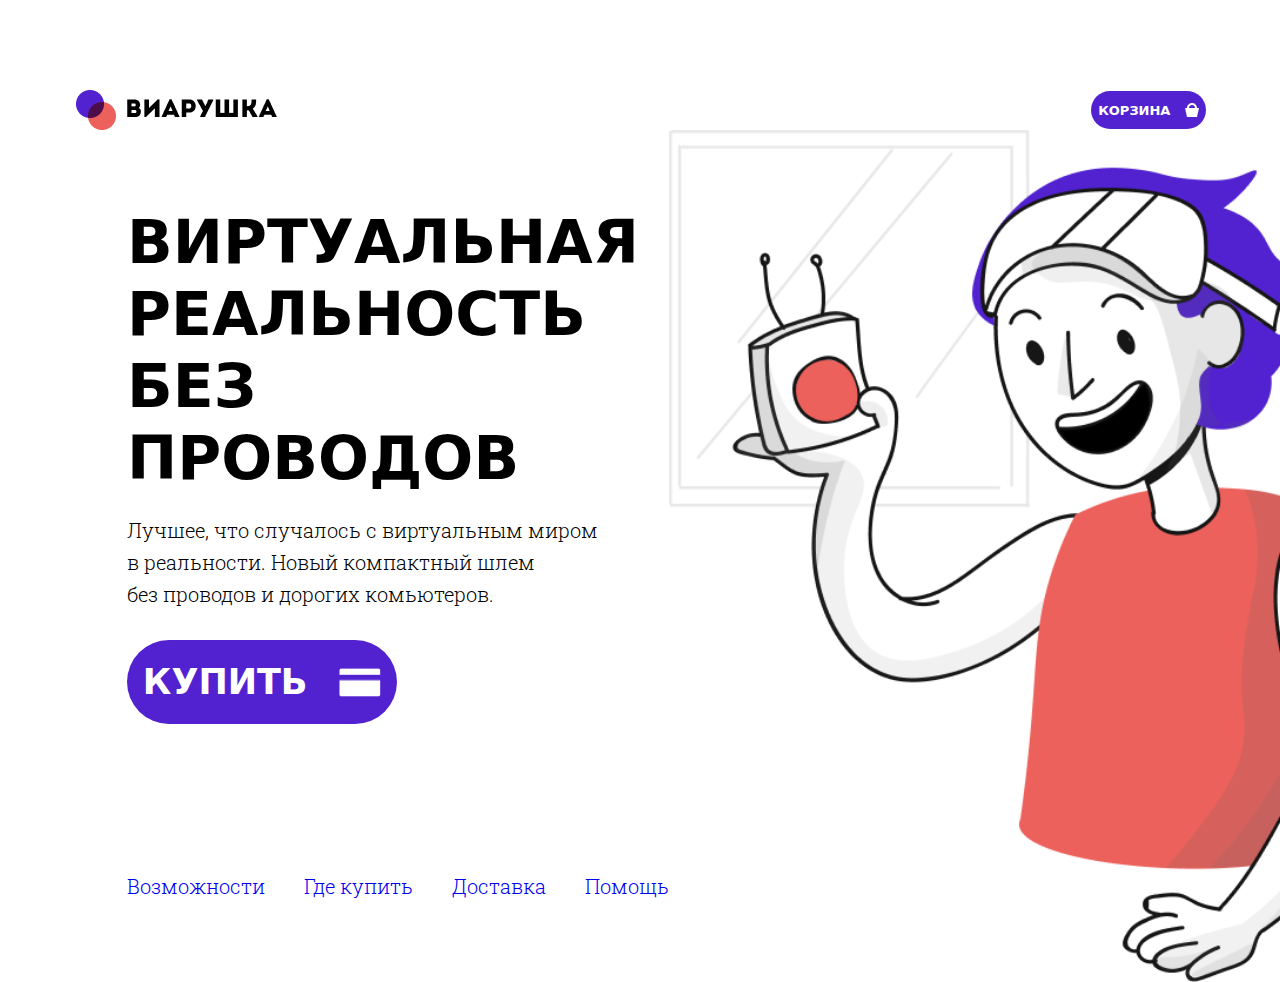
<file: index.html>
<!DOCTYPE html>
<html lang="ru">

<head>
    <meta charset="UTF-8">
    <meta name="viewport" content="width=device-width, initial-scale=1.0">
    <link rel="stylesheet" href="./assets/styles/normalize.css">
    <link rel="stylesheet" href="./assets/styles/index.css">
    <title>Виарушка</title>
</head>

<body>

    <header class="header">
        <div class="header__logo">
            <img src="./assets/images/logo.png" alt="Логотип Виарушка">
        </div>
        <a class="button" href="#">
            <p class="button__text">КОРЗИНА</p>
            <img class="button__icon" src="./assets/images/ico_basket.png" alt="Иконка корзины">
        </a>
    </header>

    <main class="main">
        <div class="main__info">
            <h3 class="main__title">ВИРТУАЛЬНАЯ РЕАЛЬНОСТЬ <br>БЕЗ ПРОВОДОВ</h3>
            <p class="main__text">Лучшее, что случалось с виртуальным миром в реальности. Новый компактный шлем
                без проводов и дорогих комьютеров.</p>
            <a class="button" href="#">
                <p class="button__text">КУПИТЬ</p>
                <img class="button__icon" src="./assets/images/ico_card.png" alt="Иконка карты">
            </a>
            <footer class="footer__nav">
                <a href="#">Возможности</a>
                <a href="#">Где купить</a>
                <a href="#">Доставка</a>
                <a href="#">Помощь</a>
            </footer>
        </div>

        <div class="main__img"></div>
    </main>

</body>

</html>
</file>
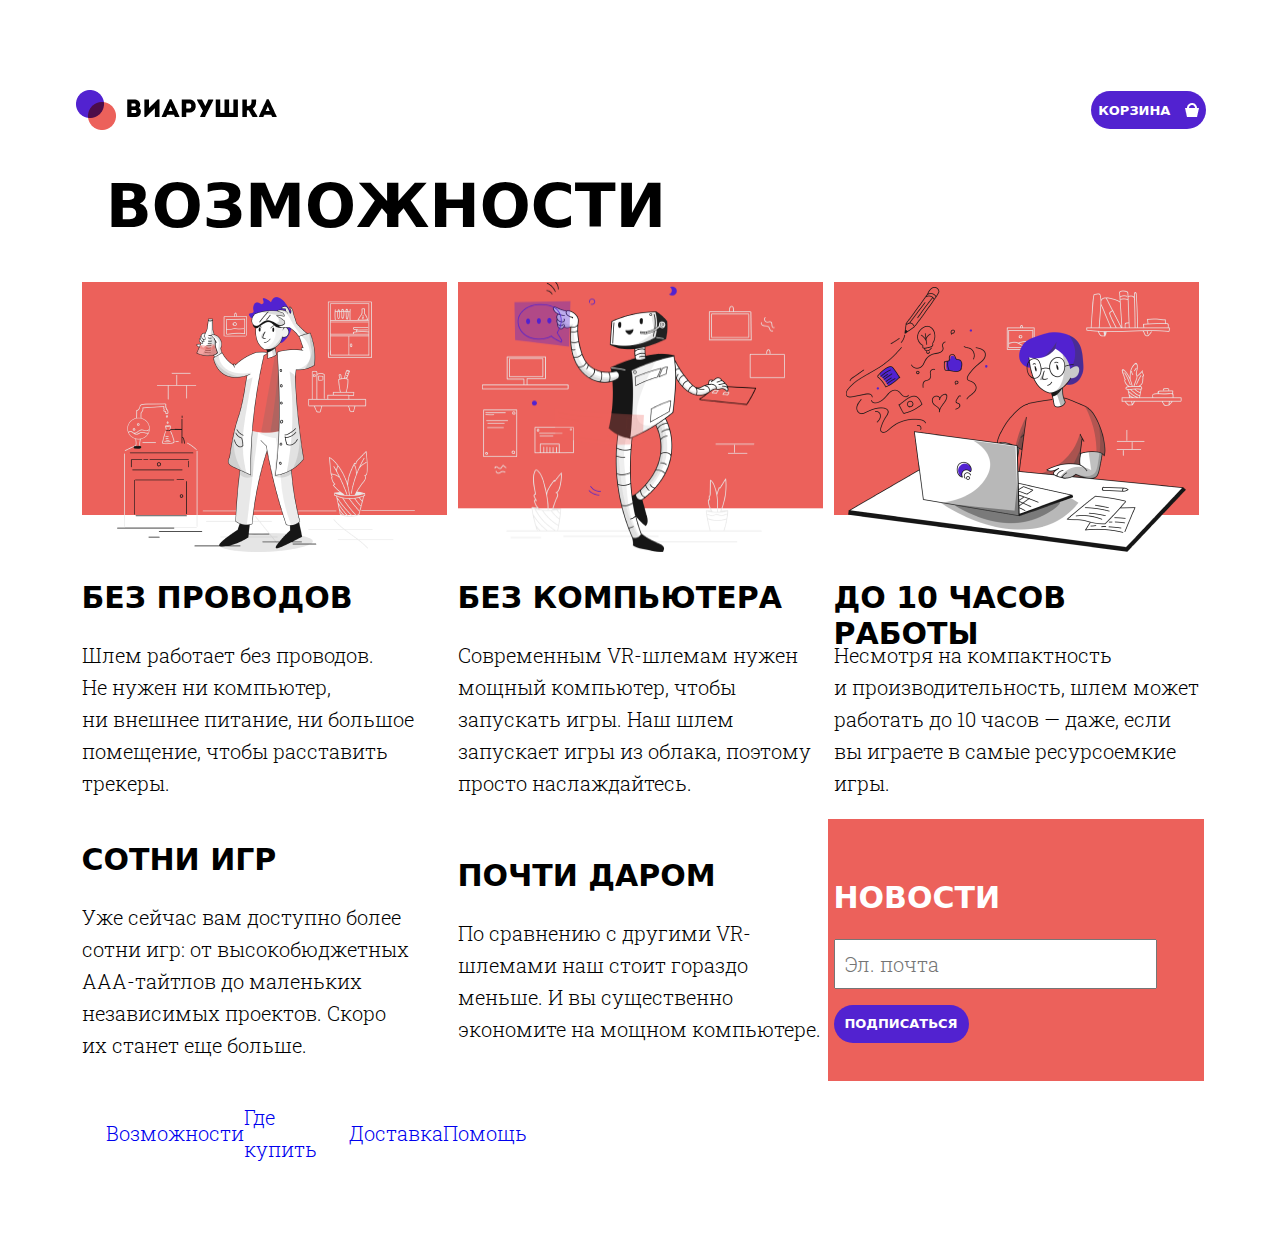
<file: vozmojnosty.html>
<!DOCTYPE html>
<html lang="ru">

<head>
    <meta charset="UTF-8">
    <meta name="viewport" content="width=device-width, initial-scale=1.0">
    <link rel="stylesheet" href="./assets/styles/normalize.css">
    <link rel="stylesheet" href="./assets/styles/vozmojnosty.css">
    <title>Возможности</title>
</head>

<body>

    <header class="header">
        <div class="header__logo">
            <img src="./assets/images/logo.png" alt="Логотип Виарушка">
        </div>
        <a class="button" href="#">
            <p class="button__text">КОРЗИНА</p>
            <img class="button__icon" src="./assets/images/ico_basket.png" alt="Иконка корзины">
        </a>
    </header>

    <main class="main">
        <h1 class="main__title">ВОЗМОЖНОСТИ</h1>

        <!-- main__box -->
        <div class="main__box">
            <!-- Первая колонка -->
            <div class="main__row">
                <div class="main__column">
                    <img class="main__img" src="./assets/images/pic_html_2-1.png" alt="Мальчик химик">
                    <h3 class="main__subtitle">БЕЗ ПРОВОДОВ</h3>
                    <p class="main__text">Шлем работает без проводов. Не нужен ни компьютер, ни внешнее питание, ни
                        большое помещение, чтобы расставить трекеры.</p>
                </div>
            </div>
            <!-- Вторая колонка -->
            <div class="main__row">
                <div class="main__column">
                    <img class="main__img" src="./assets/images/pic_html_2-2.png" alt="Мальчик химик">
                    <h3 class="main__subtitle">Без компьютера</h3>
                    <p class="main__text">Современным VR-шлемам нужен мощный компьютер, чтобы запускать игры. Наш шлем
                        запускает игры из облака, поэтому просто наслаждайтесь.</p>
                </div>
            </div>
            <!-- Третья колонка -->
            <div class="main__row">
                <div class="main__column">
                    <img class="main__img" src="./assets/images/pic_html_2-3.png" alt="Мальчик химик">
                    <h3 class="main__subtitle">До 10 часов работы</h3>
                    <p class="main__text">Несмотря на компактность и производительность, шлем может работать до 10 часов
                        — даже, если вы играете в самые ресурсоемкие игры.</p>
                </div>
            </div>

        </div>
        <!-- // main__box -->

        <!-- main__box Второй ряд-->
        <div class="main__box">
            <div class="main__row">
                <div class="main__column">
                    <h3 class="main__subtitle">СОТНИ ИГР</h3>
                    <p class="main__text">Уже сейчас вам доступно более сотни игр: от высокобюджетных ААА-тайтлов до
                        маленьких независимых проектов. Скоро их станет еще больше.</p>
                </div>
            </div>
            <div class="main__row">
                <div class="main__column">
                    <h3 class="main__subtitle">Почти даром</h3>
                    <p class="main__text">По сравнению с другими VR-шлемами наш стоит гораздо меньше. И вы существенно
                        экономите на мощном компьютере.</p>
                </div>
            </div>
            <!-- row__news -->
            <div class="main__row row__news">
                <div class="main__column">
                    <h3 class="main__subtitle">новости</h3>
                    <form>
                        <p><input class="form--mail" type="email" name="email" placeholder="Эл. почта"></p>
                        <a class="button" href="#">
                            <p class="button__text">ПОДПИСАТЬСЯ</p>
                        </a>
                    </form>
                </div>
            </div>
            <!-- // row__news -->
        </div>
        <!-- // main__box Второй ряд-->

        <div class="footer__box">
            <footer class="footer__nav">
                <a href="#">Возможности</a>
                <a href="#">Где купить</a>
                <a href="#">Доставка</a>
                <a href="#">Помощь</a>
            </footer>
        </div>

    </main>

</body>

</html>
</file>
<file: assets/styles/index.css>
@import url("https://fonts.googleapis.com/css2?family=DM+Sans:wght@400;500;700&family=Montserrat:wght@400;600;700&family=Open+Sans&family=Roboto&family=Roboto+Slab:wght@300&display=swap");
body {
  border-radius: 10px;
  background: #FFF;
  border-radius: 10px;
  max-width: 1440px;
}

.header {
  display: flex;
  flex-wrap: wrap;
  justify-content: space-between;
  align-items: center;
  margin: 90px 74px 0px 76px;
  max-width: 1260px;
}
.header .header__logo {
  width: 201px;
  height: 40px;
  top: 90px;
  left: 76px;
  padding: 0px 0.39px 0px 0px;
}
.header .button {
  display: flex;
  align-items: center;
  justify-content: space-around;
  width: 115px;
  height: 38px;
  flex-shrink: 0;
  border-radius: 100px;
  background: var(--unnamed, #5222D0);
  text-decoration: none;
}
.header .button .button__text {
  color: #FFF;
  font-family: system-ui, -apple-system, BlinkMacSystemFont, "Segoe UI", Roboto, Oxygen, Ubuntu, Cantarell, "Open Sans", "Helvetica Neue", sans-serif;
  font-size: 13px;
  font-style: normal;
  font-weight: 800;
  line-height: normal;
}
.header .button .button__icon {
  width: 14px;
  height: 14px;
  top: 10px;
  left: 87px;
}

.main .main__info .button {
  display: flex;
  align-items: center;
  justify-content: space-around;
  width: 270px;
  height: 84px;
  flex-shrink: 0;
  text-decoration: none;
  border-radius: 100px;
  background: var(--unnamed, #5222D0);
}
.main .main__info .button .button__text {
  color: var(--unnamed, #FFF);
  font-family: system-ui, -apple-system, BlinkMacSystemFont, "Segoe UI", Roboto, Oxygen, Ubuntu, Cantarell, "Open Sans", "Helvetica Neue", sans-serif;
  font-size: 35px;
  font-style: normal;
  font-weight: 700;
  line-height: normal;
}
.main .main__info .button .button__icon {
  width: 42px;
  height: 29px;
  top: 10px;
  left: 87px;
}

.main .main__info .footer__nav {
  display: flex;
  justify-content: space-between;
  align-items: center;
  margin-bottom: 80px;
}
.main .main__info .footer__nav a {
  text-decoration: none;
  font-family: Roboto Slab;
  font-size: 20px;
  font-style: normal;
  font-weight: 300;
  line-height: 160%;
}

.main {
  display: flex;
}
.main .main__info {
  padding: 76px 0px 0px 127px;
  display: flex;
  flex-direction: column;
  flex-basis: 50%;
}
.main .main__info .main__title {
  width: 542px;
  color: var(--unnamed, #000);
  font-family: system-ui, -apple-system, BlinkMacSystemFont, "Segoe UI", Roboto, Oxygen, Ubuntu, Cantarell, "Open Sans", "Helvetica Neue", sans-serif;
  font-size: 60px;
  font-style: normal;
  font-weight: 800;
  line-height: 120%;
  margin: 0px 0px;
}
.main .main__info .main__text {
  width: 487px;
  color: var(--unnamed, #000);
  font-family: Roboto Slab;
  font-size: 20px;
  font-style: normal;
  font-weight: 300;
  line-height: 160%;
  margin-bottom: 30px;
}
.main .main__info .button {
  margin-bottom: 146px;
}
.main .main__img {
  background-image: url(../images/pic_html_1.png);
  flex-basis: 60%;
  background-size: cover;
}/*# sourceMappingURL=index.css.map */
</file>
<file: assets/styles/vozmojnosty.css>
@charset "UTF-8";
@import url("https://fonts.googleapis.com/css2?family=DM+Sans:wght@400;500;700&family=Montserrat:wght@400;600;700&family=Open+Sans&family=Roboto&family=Roboto+Slab:wght@300&display=swap");
body {
  border-radius: 10px;
  background: #FFF;
  border-radius: 10px;
  max-width: 1440px;
}

.header {
  display: flex;
  flex-wrap: wrap;
  justify-content: space-between;
  align-items: center;
  margin: 90px 74px 0px 76px;
  max-width: 1260px;
}
.header .header__logo {
  width: 201px;
  height: 40px;
  top: 90px;
  left: 76px;
  padding: 0px 0.39px 0px 0px;
}
.main .row__news .button, .header .button {
  display: flex;
  align-items: center;
  justify-content: space-around;
  width: 115px;
  height: 38px;
  flex-shrink: 0;
  border-radius: 100px;
  background: var(--unnamed, #5222D0);
  text-decoration: none;
}
.main .row__news .button .button__text, .header .button .button__text {
  color: #FFF;
  font-family: system-ui, -apple-system, BlinkMacSystemFont, "Segoe UI", Roboto, Oxygen, Ubuntu, Cantarell, "Open Sans", "Helvetica Neue", sans-serif;
  font-size: 13px;
  font-style: normal;
  font-weight: 800;
  line-height: normal;
}
.main .row__news .button .button__icon, .header .button .button__icon {
  width: 14px;
  height: 14px;
  top: 10px;
  left: 87px;
}

.main .footer__nav {
  display: flex;
  justify-content: space-between;
  align-items: center;
  margin-bottom: 80px;
}
.main .footer__nav a {
  text-decoration: none;
  font-family: Roboto Slab;
  font-size: 20px;
  font-style: normal;
  font-weight: 300;
  line-height: 160%;
}

.main .main__box {
  display: flex;
  flex-direction: row;
  justify-content: space-between;
}
.main .main__box .main__row {
  display: flex;
  flex-direction: column;
  width: 440px;
  justify-content: center;
  align-items: center;
}
.main .main__box .main__row .main__img {
  width: 365px;
  height: 270px;
}
.main .main__box .main__row .main__text {
  width: 365px;
  font-family: Roboto Slab;
  font-size: 20px;
  font-weight: 300;
  line-height: 32px;
  letter-spacing: 0em;
  text-align: left;
}
.main .main__box .main__row .main__subtitle {
  width: 365px;
  height: 36px;
  margin: 23px 0px 23px 0px;
  font-family: system-ui, -apple-system, BlinkMacSystemFont, "Segoe UI", Roboto, Oxygen, Ubuntu, Cantarell, "Open Sans", "Helvetica Neue", sans-serif;
  font-size: 30px;
  font-style: normal;
  font-weight: 800;
  line-height: 120%;
  text-transform: uppercase;
}

* {
  box-sizing: border-box;
  /* Все элементы на странице будут иметь ту ширину, которую указали (вклбчая в себя рамки, паддинги и внутренние отступы  */
}

.main {
  margin: 0px 76px 0px 76px;
}
.main .main__title {
  color: var(--unnamed, #000);
  font-family: system-ui, -apple-system, BlinkMacSystemFont, "Segoe UI", Roboto, Oxygen, Ubuntu, Cantarell, "Open Sans", "Helvetica Neue", sans-serif;
  font-size: 60px;
  font-style: normal;
  font-weight: 600;
  line-height: 120%;
  margin-left: 30px;
}
.main .row__news {
  background-color: var(--unnamed, #EC615B);
  color: #ffffff;
}
.main .row__news .form--mail {
  width: 323px;
  height: 50px;
  flex-shrink: 0;
  color: var(--unnamed, #000);
  font-family: Roboto Slab;
  font-size: 20px;
  font-style: normal;
  font-weight: 300;
  line-height: 160%;
  padding-left: 9px;
}
.main .row__news .button {
  width: 135px;
  height: 38px;
}
.main .footer__nav {
  width: 40%;
  padding: 20px 0px 0px 30px;
}/*# sourceMappingURL=vozmojnosty.css.map */
</file>
